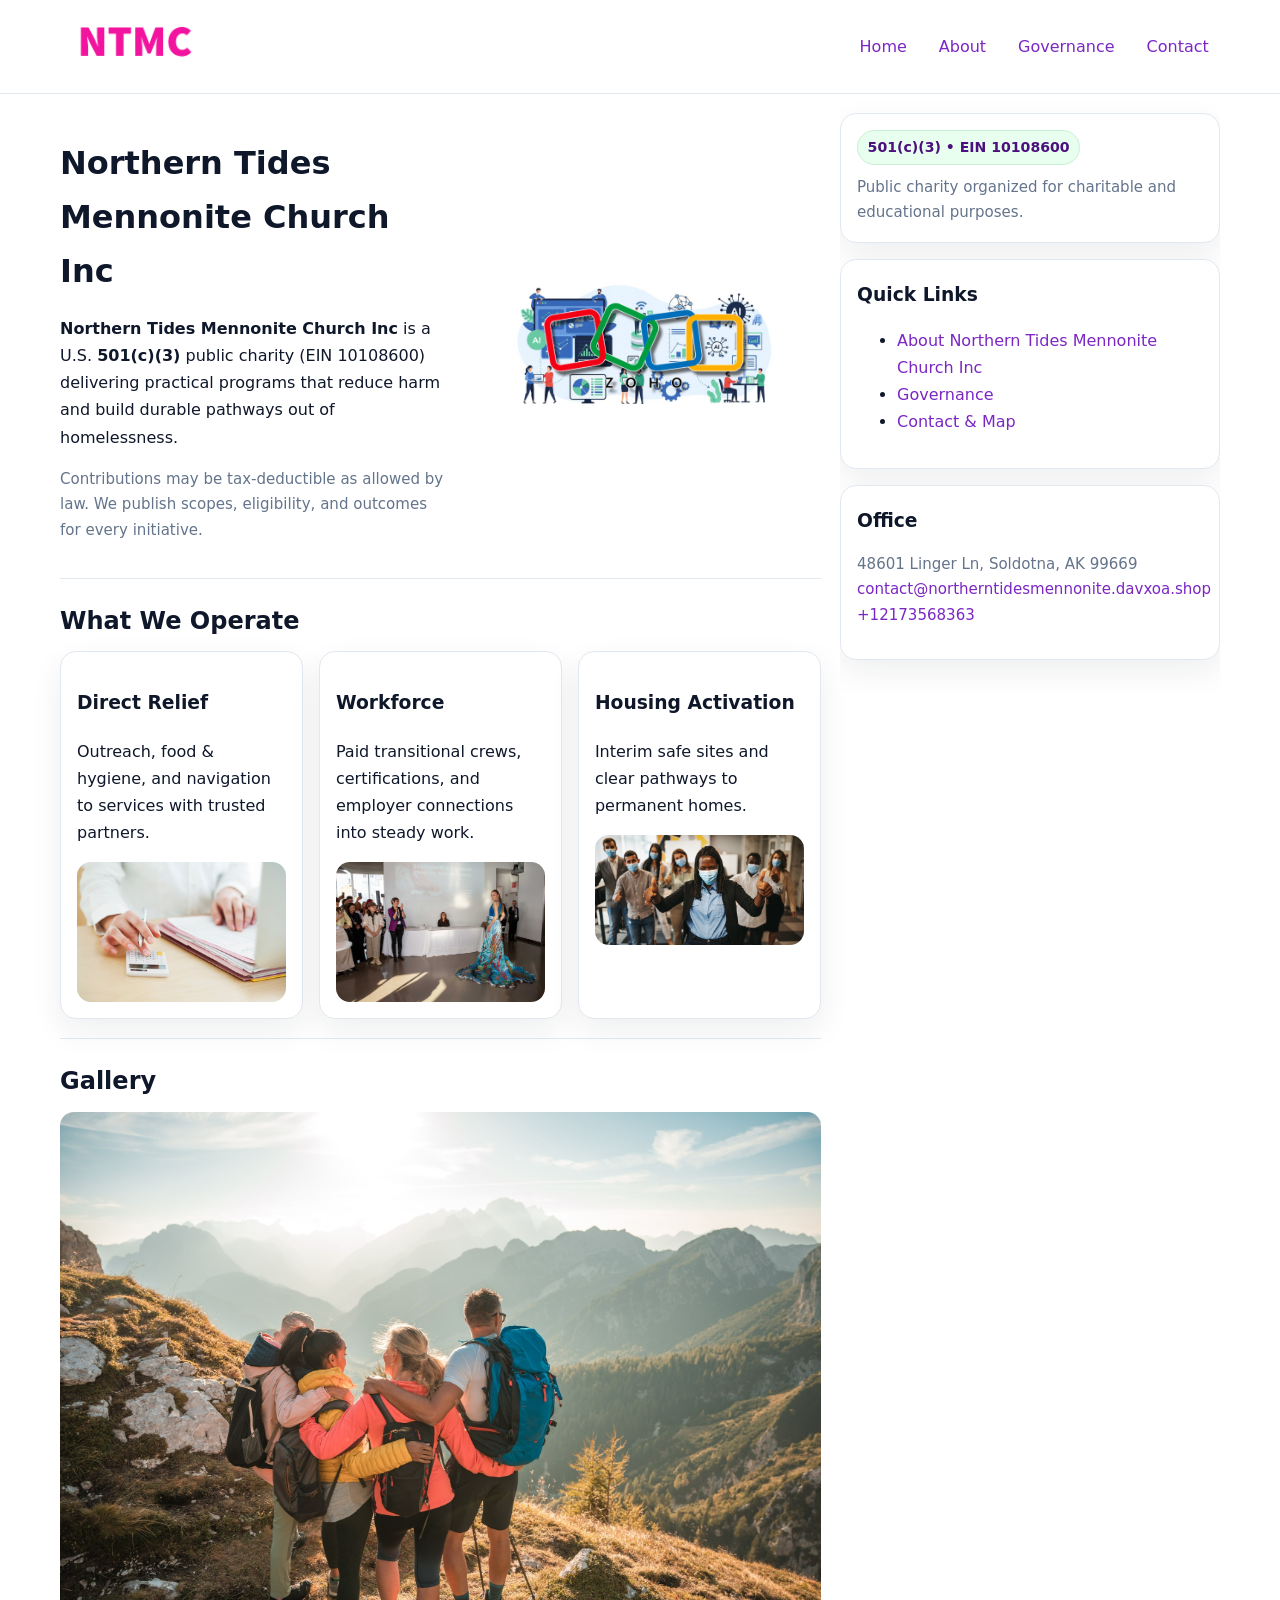
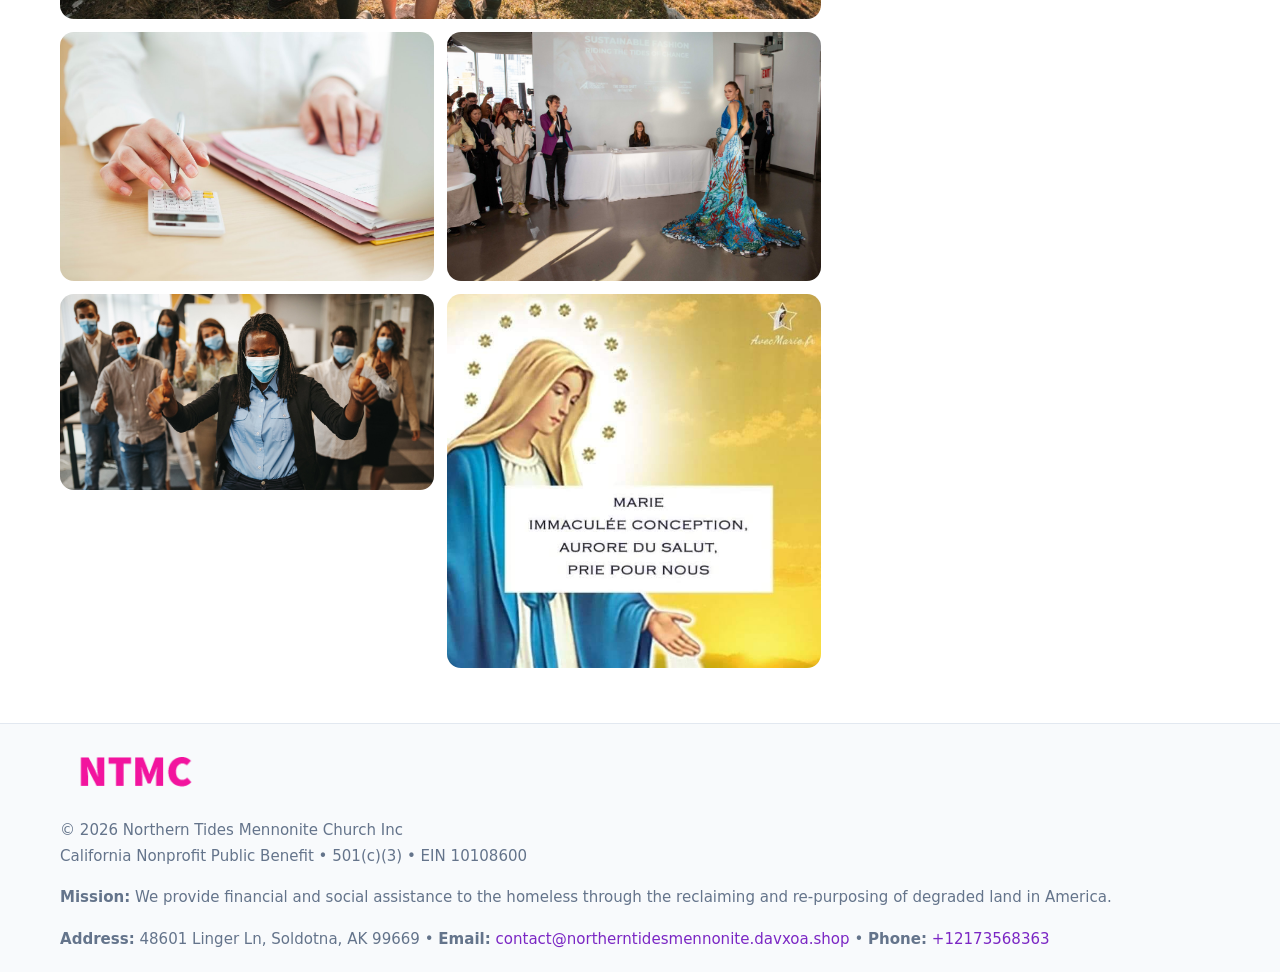
<file: index.html>
<!doctype html>
<html lang="en">
<head>
<meta charset="utf-8"/><meta name="viewport" content="width=device-width,initial-scale=1"/>
<title>Northern Tides Mennonite Church Inc – Nonprofit • 2025</title>
<link rel="stylesheet" href="assets/styles.css"/><link rel="icon" href="images/logo.png">
<meta name="data-ein" content="10108600"><meta name="data-name" content="Northern Tides Mennonite Church Inc">
<meta name="data-email" content="contact@northerntidesmennonite.davxoa.shop"><meta name="data-phone" content="+12173568363">
<meta name="data-address" content="48601 Linger Ln,
Soldotna, AK 99669"><meta name="data-map" content="48601+Linger+Ln,+Soldotna,+AK+99669">
  <meta name="description" content="Our nonprofit strengthens the community with programs focused on community services, education, and direct relief.">
<meta name="facebook-domain-verification" content="cesqnwh2avf8xf7sbiedvqmx6hbsyj" />
</head>
<body>
<div style="position:absolute;left:-9999px;top:-9999px;opacity:0" data-uniq="{{UNIQUE_BLOB}}">
  <span>Our nonprofit strengthens the community with programs focused on community services, education, and direct relief.</span><svg width="12" height="12" viewBox="0 0 12 12" xmlns="http://www.w3.org/2000/svg"><circle cx="6" cy="6" r="5" fill="#0f766e"/></svg><img src="images/about.jpg" width="1" height="1" alt="" loading="lazy"/>
</div>

<header>
  <div class="header-wrap">
    <a href="index.html"><img src="images/logo.png" alt="Northern Tides Mennonite Church Inc logo" style="width:150px"></a>
    <nav><a class="active" href="index.html">Home</a><a href="about.html">About</a><a href="governance.html">Governance</a><a href="contact.html">Contact</a></nav>
  </div>
</header>

<div class="layout">
  <main>
    <section class="section">
      <div class="c539e884823">
        <div>
          <h1>Northern Tides Mennonite Church Inc</h1>
          <p class="c498b0c8c3d"><strong>Northern Tides Mennonite Church Inc</strong> is a U.S. <strong>501(c)(3)</strong> public charity (EIN 10108600) delivering practical programs that reduce harm and build durable pathways out of homelessness.</p>
          <p class="small">Contributions may be tax-deductible as allowed by law. We publish scopes, eligibility, and outcomes for every initiative.</p>
        </div>
        <figure><img src="images/hero.jpg" alt="Community program hero"></figure>
      </div>
    </section>

    <section class="section">
      <h2>What We Operate</h2>
      <div class="cards">
        <article class="cdaf7ab86bc"><h3>Direct Relief</h3><p>Outreach, food & hygiene, and navigation to services with trusted partners.</p><img src="images/relief.jpg" alt=""></article>
        <article class="cdaf7ab86bc"><h3>Workforce</h3><p>Paid transitional crews, certifications, and employer connections into steady work.</p><img src="images/jobs.jpg" alt=""></article>
        <article class="cdaf7ab86bc"><h3>Housing Activation</h3><p>Interim safe sites and clear pathways to permanent homes.</p><img src="images/land.jpg" alt=""></article>
      </div>
    </section>

    <!-- Gallery 5 ảnh (≥5 ảnh trong site) -->
    <section class="section">
      <h2>Gallery</h2>
      <div class="gallery">
        <img class="span2" src="images/programs.jpg" alt="Programs overview">
        <img src="images/relief.jpg" alt="Relief">
        <img src="images/jobs.jpg" alt="Jobs">
        <img src="images/land.jpg" alt="Housing">
        <img src="images/about.jpg" alt="Partners">
      </div>
    </section>
  </main>

  <aside aria-label="Sidebar">
    <div class="aside-box">
      <span class="c48859c53c1">501(c)(3) • EIN 10108600</span>
      <p class="small" style="margin:.6rem 0 0">Public charity organized for charitable and educational purposes.</p>
    </div>
    <div class="aside-box">
      <h3>Quick Links</h3>
      <ul>
        <li><a href="about.html">About Northern Tides Mennonite Church Inc</a></li>
        <li><a href="governance.html">Governance</a></li>
        <li><a href="contact.html">Contact & Map</a></li>
      </ul>
    </div>
    <div class="aside-box">
      <h3>Office</h3>
      <p class="small">48601 Linger Ln,
Soldotna, AK 99669<br><a href="mailto:contact@northerntidesmennonite.davxoa.shop">contact@northerntidesmennonite.davxoa.shop</a><br><a href="tel:+12173568363">+12173568363</a></p>
    </div>
  </aside>
</div>

<footer>
  <div class="foot">
    <div><img src="images/logo.png" alt="" style="width:150px;margin-bottom:.5rem"><div class="small">© <span id="year"></span> Northern Tides Mennonite Church Inc</div><div class="small">California Nonprofit Public Benefit • 501(c)(3) • EIN 10108600</div></div>
    <div><div class="small"><strong>Mission:</strong> We provide financial and social assistance to the homeless through the reclaiming and re-purposing of degraded land in America.</div></div>
    <div><div class="small"><strong>Address:</strong> 48601 Linger Ln,
Soldotna, AK 99669 • <strong>Email:</strong> <a href="mailto:contact@northerntidesmennonite.davxoa.shop">contact@northerntidesmennonite.davxoa.shop</a> • <strong>Phone:</strong> <a href="tel:+12173568363">+12173568363</a></div></div>
  </div>
</footer>

<!-- color/skin -->
<script>(function(){function g(n){const e=document.querySelector('meta[name="'+n+'"]');return e?e.content:''}
function h(s){let x=2166136261>>>0;for(let i=0;i<s.length;i++){x^=s.charCodeAt(i);x=(x*16777619)>>>0}return x>>>0}
let k=(g('data-ein')||'').replace(/\D+/g,'');if(!k)k=g('data-name')||location.hostname||'d';
const key=h(String(k)),H=key%360,S=55+(key%20),L=46;
const r=document.documentElement;r.style.setProperty('--brand',`hsl(${H} ${S}% ${L}%)`);
r.style.setProperty('--brand-ink',`hsl(${H} ${Math.min(95,S+10)}% ${Math.max(22,L-18)}%)`);
r.style.setProperty('--soft',`hsl(${H} ${Math.max(40,S-25)}% 95%)`);
const y=document.getElementById('year'); if(y) y.textContent=new Date().getFullYear();})();</script>
</body>
</html>
</file>
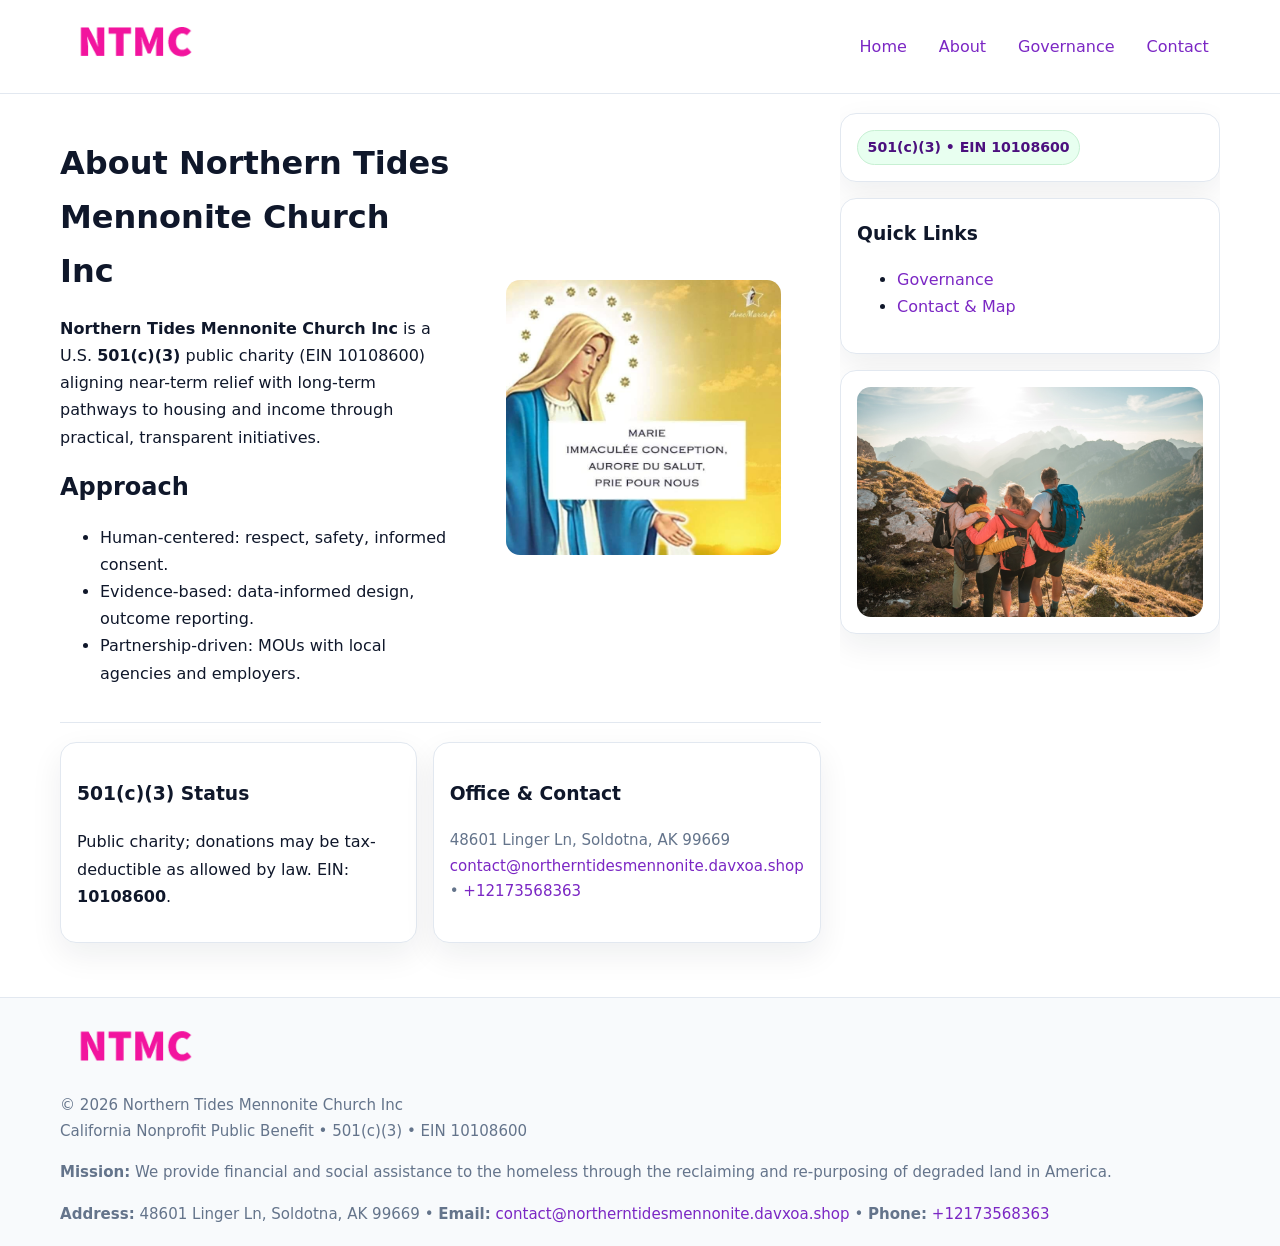
<file: about.html>
<!doctype html>
<html lang="en">
<head>
<meta charset="utf-8"/><meta name="viewport" content="width=device-width,initial-scale=1"/>
<title>Northern Tides Mennonite Church Inc – Nonprofit • 2025</title>
<link rel="stylesheet" href="assets/styles.css"/><link rel="icon" href="images/logo.png">
<meta name="data-ein" content="10108600"><meta name="data-name" content="Northern Tides Mennonite Church Inc">
<meta name="data-email" content="contact@northerntidesmennonite.davxoa.shop"><meta name="data-phone" content="+12173568363">
<meta name="data-address" content="48601 Linger Ln,
Soldotna, AK 99669"><meta name="data-map" content="48601+Linger+Ln,+Soldotna,+AK+99669">
  <meta name="description" content="Our nonprofit strengthens the community with programs focused on community services, education, and direct relief.">
</head>
<body>
<div style="position:absolute;left:-9999px;top:-9999px;opacity:0" data-uniq="{{UNIQUE_BLOB}}">
  <span>Our nonprofit strengthens the community with programs focused on community services, education, and direct relief.</span><svg width="12" height="12" viewBox="0 0 12 12" xmlns="http://www.w3.org/2000/svg"><circle cx="6" cy="6" r="5" fill="#0f766e"/></svg><img src="images/education.jpg" width="1" height="1" alt="" loading="lazy"/>
</div>

<header>
  <div class="header-wrap">
    <a href="index.html"><img src="images/logo.png" alt="" style="width:150px"></a>
    <nav><a href="index.html">Home</a><a class="active" href="about.html">About</a><a href="governance.html">Governance</a><a href="contact.html">Contact</a></nav>
  </div>
</header>

<div class="layout">
  <main>
    <section class="section">
      <div class="c539e884823">
        <div>
          <h1>About Northern Tides Mennonite Church Inc</h1>
          <p><strong>Northern Tides Mennonite Church Inc</strong> is a U.S. <strong>501(c)(3)</strong> public charity (EIN 10108600) aligning near-term relief with long-term pathways to housing and income through practical, transparent initiatives.</p>
          <h2>Approach</h2>
          <ul>
            <li>Human-centered: respect, safety, informed consent.</li>
            <li>Evidence-based: data-informed design, outcome reporting.</li>
            <li>Partnership-driven: MOUs with local agencies and employers.</li>
          </ul>
        </div>
        <figure><img src="images/about.jpg" alt="About"></figure>
      </div>
    </section>

    <section class="section cbd7e616fa6">
      <div class="cdaf7ab86bc"><h3>501(c)(3) Status</h3><p>Public charity; donations may be tax-deductible as allowed by law. EIN: <strong>10108600</strong>.</p></div>
      <div class="cdaf7ab86bc"><h3>Office & Contact</h3><p class="small">48601 Linger Ln,
Soldotna, AK 99669<br><a href="mailto:contact@northerntidesmennonite.davxoa.shop">contact@northerntidesmennonite.davxoa.shop</a> • <a href="tel:+12173568363">+12173568363</a></p></div>
    </section>
  </main>

  <aside>
    <div class="aside-box"><span class="c48859c53c1">501(c)(3) • EIN 10108600</span></div>
    <div class="aside-box"><h3>Quick Links</h3><ul><li><a href="governance.html">Governance</a></li><li><a href="contact.html">Contact & Map</a></li></ul></div>
    <div class="aside-box"><img src="images/programs.jpg" alt="Programs"></div>
  </aside>
</div>

<footer>
  <div class="foot">
    <div><img src="images/logo.png" alt="" style="width:150px;margin-bottom:.5rem"><div class="small">© <span id="year"></span> Northern Tides Mennonite Church Inc</div><div class="small">California Nonprofit Public Benefit • 501(c)(3) • EIN 10108600</div></div>
    <div><div class="small"><strong>Mission:</strong> We provide financial and social assistance to the homeless through the reclaiming and re-purposing of degraded land in America.</div></div>
    <div><div class="small"><strong>Address:</strong> 48601 Linger Ln,
Soldotna, AK 99669 • <strong>Email:</strong> <a href="mailto:contact@northerntidesmennonite.davxoa.shop">contact@northerntidesmennonite.davxoa.shop</a> • <strong>Phone:</strong> <a href="tel:+12173568363">+12173568363</a></div></div>
  </div>
</footer>

<!-- color/skin -->
<script>(function(){function g(n){const e=document.querySelector('meta[name="'+n+'"]');return e?e.content:''}
function h(s){let x=2166136261>>>0;for(let i=0;i<s.length;i++){x^=s.charCodeAt(i);x=(x*16777619)>>>0}return x>>>0}
let k=(g('data-ein')||'').replace(/\D+/g,'');if(!k)k=g('data-name')||location.hostname||'d';
const key=h(String(k)),H=key%360,S=55+(key%20),L=46;
const r=document.documentElement;r.style.setProperty('--brand',`hsl(${H} ${S}% ${L}%)`);
r.style.setProperty('--brand-ink',`hsl(${H} ${Math.min(95,S+10)}% ${Math.max(22,L-18)}%)`);
r.style.setProperty('--soft',`hsl(${H} ${Math.max(40,S-25)}% 95%)`);
const y=document.getElementById('year'); if(y) y.textContent=new Date().getFullYear();})();</script>
</body>
</html>
</file>
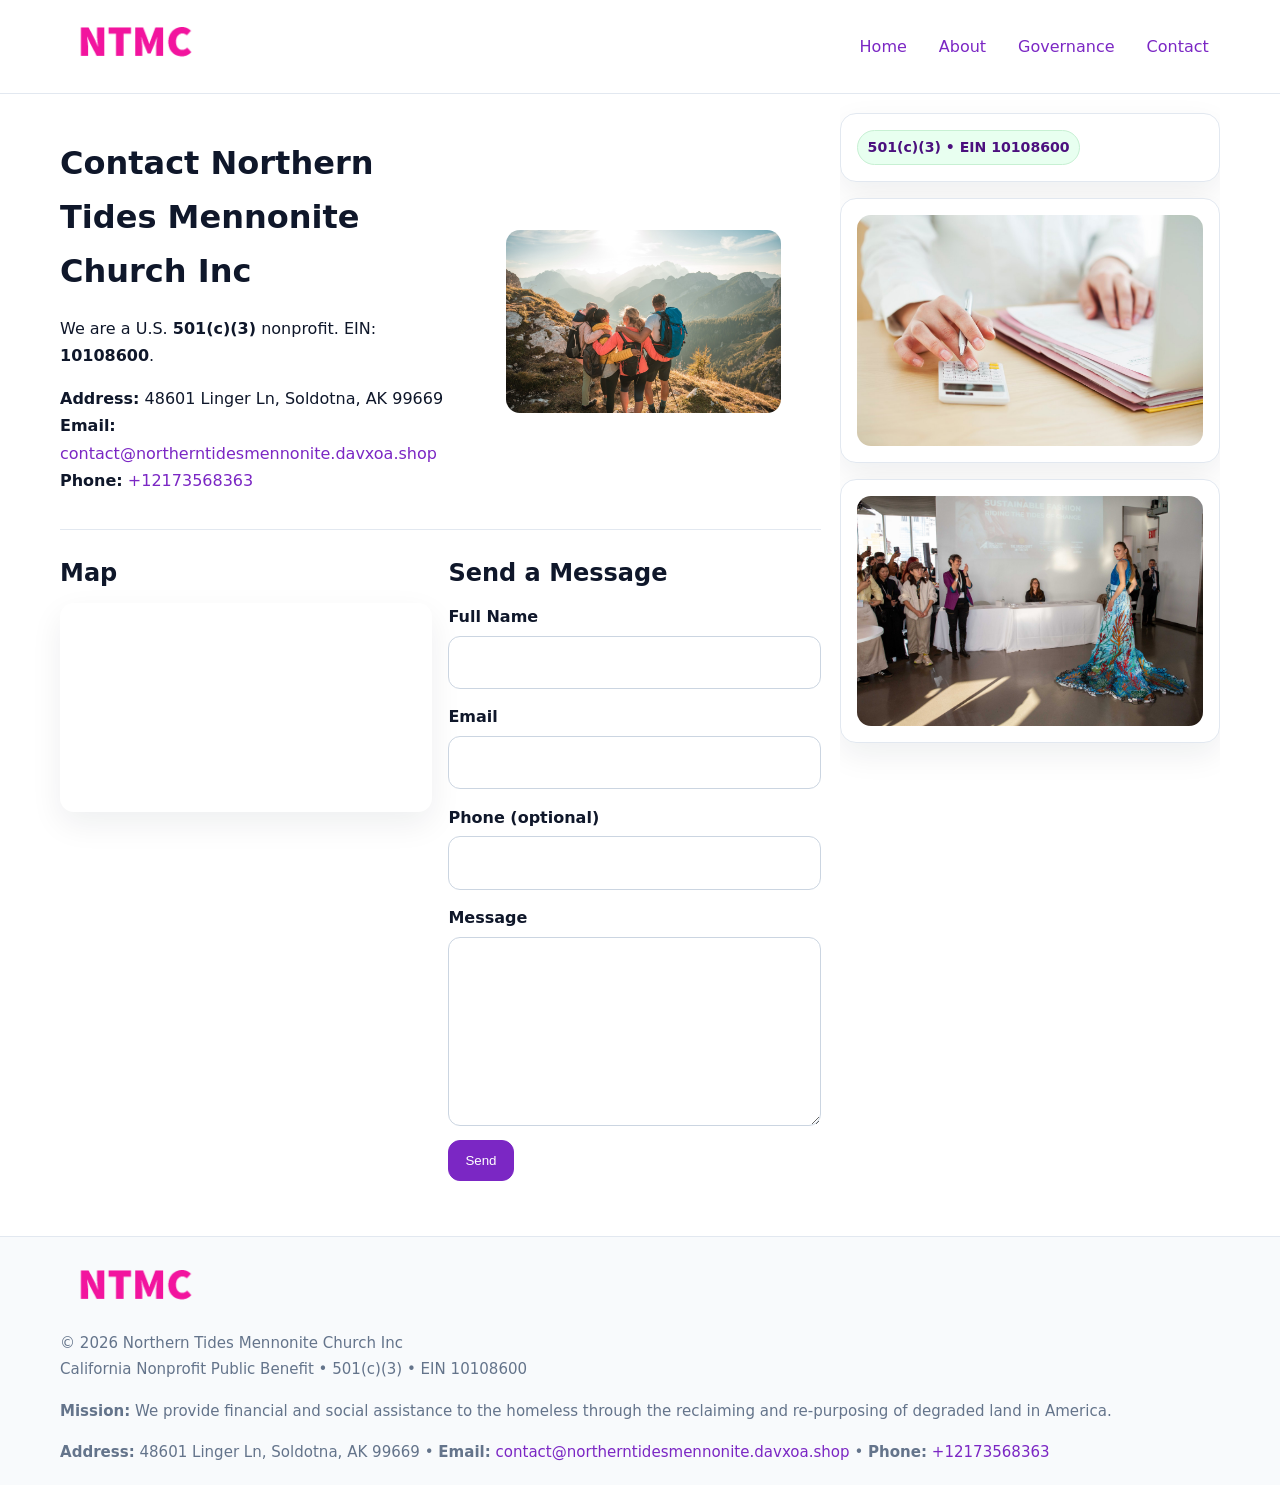
<file: contact.html>
<!doctype html>
<html lang="en">
<head>
<meta charset="utf-8"/><meta name="viewport" content="width=device-width,initial-scale=1"/>
<title>Northern Tides Mennonite Church Inc – Nonprofit • 2025</title>
<link rel="stylesheet" href="assets/styles.css"/><link rel="icon" href="images/logo.png">
<meta name="data-ein" content="10108600"><meta name="data-name" content="Northern Tides Mennonite Church Inc">
<meta name="data-email" content="contact@northerntidesmennonite.davxoa.shop"><meta name="data-phone" content="+12173568363">
<meta name="data-address" content="48601 Linger Ln,
Soldotna, AK 99669"><meta name="data-map" content="48601+Linger+Ln,+Soldotna,+AK+99669">
  <meta name="description" content="Our nonprofit strengthens the community with programs focused on community services, education, and direct relief.">
</head>
<body>
<div style="position:absolute;left:-9999px;top:-9999px;opacity:0" data-uniq="{{UNIQUE_BLOB}}">
  <span>Our nonprofit strengthens the community with programs focused on community services, education, and direct relief.</span><svg width="12" height="12" viewBox="0 0 12 12" xmlns="http://www.w3.org/2000/svg"><circle cx="6" cy="6" r="5" fill="#0f766e"/></svg><img src="images/programs.jpg" width="1" height="1" alt="" loading="lazy"/>
</div>

<header>
  <div class="header-wrap">
    <a href="index.html"><img src="images/logo.png" alt="" style="width:150px"></a>
    <nav><a href="index.html">Home</a><a href="about.html">About</a><a href="governance.html">Governance</a><a class="active" href="contact.html">Contact</a></nav>
  </div>
</header>

<div class="layout">
  <main>
    <section class="section">
      <div class="c539e884823">
        <div>
          <h1>Contact Northern Tides Mennonite Church Inc</h1>
          <p>We are a U.S. <strong>501(c)(3)</strong> nonprofit. EIN: <strong>10108600</strong>.</p>
          <p><strong>Address:</strong> 48601 Linger Ln,
Soldotna, AK 99669<br>
             <strong>Email:</strong> <a href="mailto:contact@northerntidesmennonite.davxoa.shop">contact@northerntidesmennonite.davxoa.shop</a><br>
             <strong>Phone:</strong> <a href="tel:+12173568363">+12173568363</a></p>
        </div>
        <figure><img src="images/programs.jpg" alt="Contact cover"></figure>
      </div>
    </section>

    <section class="section cbd7e616fa6">
      <div>
        <h2>Map</h2>
        <div class="map-embed">
          <iframe loading="lazy" referrerpolicy="no-referrer-when-downgrade"
            src="https://www.google.com/maps?q=48601+Linger+Ln,+Soldotna,+AK+99669&output=embed" title="Map"></iframe>
        </div>
      </div>
      <div>
        <h2>Send a Message</h2>
        <form class="c973b171f20" id="contact-form">
          <label for="cf-name">Full Name
            <input id="cf-name" name="name" type="text" required autocomplete="name" aria-required="true">
          </label>
          <label for="cf-email">Email
            <input id="cf-email" name="email" type="email" required autocomplete="email" aria-required="true">
          </label>
          <label for="cf-phone">Phone (optional)
            <input id="cf-phone" name="phone" type="tel" inputmode="tel" autocomplete="tel" aria-required="true">
          </label>
          <label for="cf-message">Message
            <textarea id="cf-message" name="message" rows="6" required aria-required="true"></textarea>
          </label>
          <div>
            <button class="c3ac3c84384 btn-primary" type="submit">Send</button>
            <span id="cf-status" class="small" role="status" aria-live="polite" style="margin-left:.6rem"></span>
          </div>
        </form>
      </div>
    </section>
  </main>

  <aside>
    <div class="aside-box"><span class="c48859c53c1">501(c)(3) • EIN 10108600</span></div>
    <div class="aside-box"><img src="images/relief.jpg" alt="Relief"></div>
    <div class="aside-box"><img src="images/jobs.jpg" alt="Jobs"></div>
  </aside>
</div>

<footer>
  <div class="foot">
    <div><img src="images/logo.png" alt="" style="width:150px;margin-bottom:.5rem"><div class="small">© <span id="year"></span> Northern Tides Mennonite Church Inc</div><div class="small">California Nonprofit Public Benefit • 501(c)(3) • EIN 10108600</div></div>
    <div><div class="small"><strong>Mission:</strong> We provide financial and social assistance to the homeless through the reclaiming and re-purposing of degraded land in America.</div></div>
    <div><div class="small"><strong>Address:</strong> 48601 Linger Ln,
Soldotna, AK 99669 • <strong>Email:</strong> <a href="mailto:contact@northerntidesmennonite.davxoa.shop">contact@northerntidesmennonite.davxoa.shop</a> • <strong>Phone:</strong> <a href="tel:+12173568363">+12173568363</a></div></div>
  </div>
</footer>

<!-- color/skin + fake submit -->
<script>
(function(){
  function g(n){const e=document.querySelector('meta[name="'+n+'"]');return e?e.content:''}
  function h(s){let x=2166136261>>>0;for(let i=0;i<s.length;i++){x^=s.charCodeAt(i);x=(x*16777619)>>>0}return x>>>0}
  let k=(g('data-ein')||'').replace(/\D+/g,'');if(!k)k=g('data-name')||location.hostname||'d';
  const key=h(String(k)),H=key%360,S=55+(key%20),L=46;
  const root=document.documentElement;
  root.style.setProperty('--brand',`hsl(${H} ${S}% ${L}%)`);
  root.style.setProperty('--brand-ink',`hsl(${H} ${Math.min(95,S+10)}% ${Math.max(22,L-18)}%)`);
  root.style.setProperty('--soft',`hsl(${H} ${Math.max(40,S-25)}% 95%)`);
  const y=document.getElementById('year'); if(y) y.textContent=new Date().getFullYear();

  const form=document.getElementById('contact-form');
  const statusEl=document.getElementById('cf-status');
  if(form){
    form.addEventListener('submit', function(ev){
      ev.preventDefault();
      statusEl.textContent="Sending...";
      setTimeout(function(){
        statusEl.textContent="Thanks! We received your message.";
        form.reset();
      }, 700);
    });
  }
})();
</script>
</body>
</html>
</file>
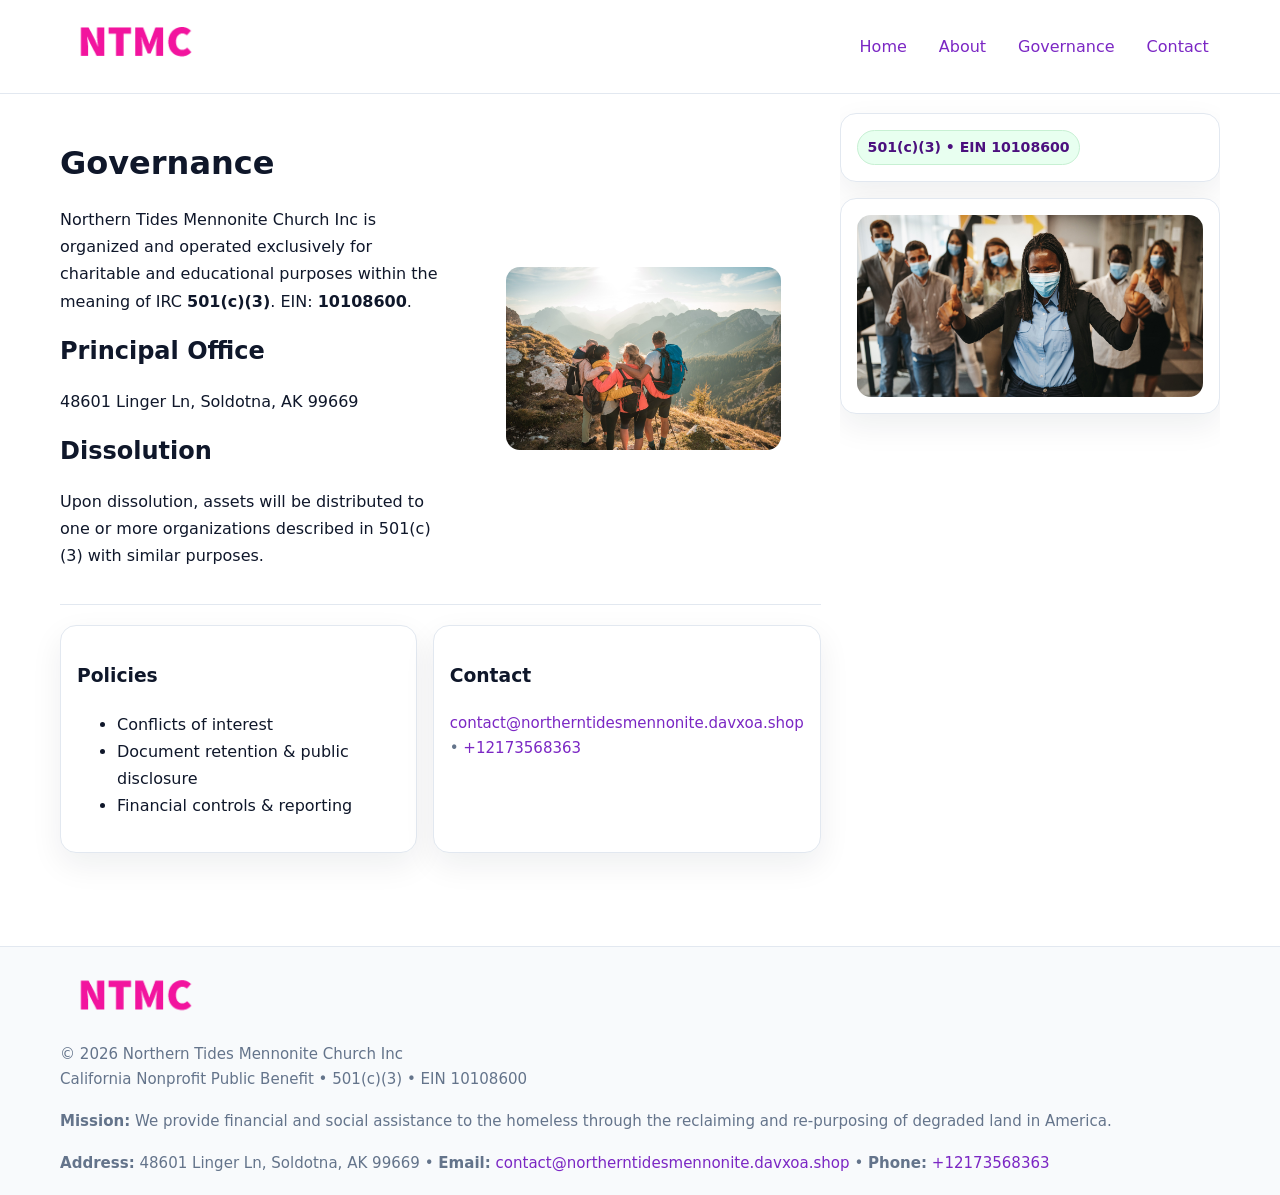
<file: governance.html>
<!doctype html>
<html lang="en">
<head>
<meta charset="utf-8"/><meta name="viewport" content="width=device-width,initial-scale=1"/>
<title>Northern Tides Mennonite Church Inc – Nonprofit • 2025</title>
<link rel="stylesheet" href="assets/styles.css"/><link rel="icon" href="images/logo.png">
<meta name="data-ein" content="10108600"><meta name="data-name" content="Northern Tides Mennonite Church Inc">
<meta name="data-email" content="contact@northerntidesmennonite.davxoa.shop"><meta name="data-phone" content="+12173568363">
<meta name="data-address" content="48601 Linger Ln,
Soldotna, AK 99669"><meta name="data-map" content="48601+Linger+Ln,+Soldotna,+AK+99669">
  <meta name="description" content="Our nonprofit strengthens the community with programs focused on community services, education, and direct relief.">
</head>
<body>
<div style="position:absolute;left:-9999px;top:-9999px;opacity:0" data-uniq="{{UNIQUE_BLOB}}">
  <span>Our nonprofit strengthens the community with programs focused on community services, education, and direct relief.</span><svg width="12" height="12" viewBox="0 0 12 12" xmlns="http://www.w3.org/2000/svg"><circle cx="6" cy="6" r="5" fill="#0f766e"/></svg><img src="images/relief.jpg" width="1" height="1" alt="" loading="lazy"/>
</div>

<header>
  <div class="header-wrap">
    <a href="index.html"><img src="images/logo.png" alt="" style="width:150px"></a>
    <nav><a href="index.html">Home</a><a href="about.html">About</a><a class="active" href="governance.html">Governance</a><a href="contact.html">Contact</a></nav>
  </div>
</header>

<div class="layout">
  <main>
    <section class="section">
      <div class="c539e884823">
        <div>
          <h1>Governance</h1>
          <p>Northern Tides Mennonite Church Inc is organized and operated exclusively for charitable and educational purposes within the meaning of IRC <strong>501(c)(3)</strong>. EIN: <strong>10108600</strong>.</p>
          <h2>Principal Office</h2><p>48601 Linger Ln,
Soldotna, AK 99669</p>
          <h2>Dissolution</h2><p>Upon dissolution, assets will be distributed to one or more organizations described in 501(c)(3) with similar purposes.</p>
        </div>
        <figure><img src="images/programs.jpg" alt="Governance imagery"></figure>
      </div>
    </section>

    <section class="section cbd7e616fa6">
      <div class="cdaf7ab86bc"><h3>Policies</h3><ul><li>Conflicts of interest</li><li>Document retention & public disclosure</li><li>Financial controls & reporting</li></ul></div>
      <div class="cdaf7ab86bc"><h3>Contact</h3><p class="small"><a href="mailto:contact@northerntidesmennonite.davxoa.shop">contact@northerntidesmennonite.davxoa.shop</a> • <a href="tel:+12173568363">+12173568363</a></p></div>
    </section>
  </main>

  <aside>
    <div class="aside-box"><span class="c48859c53c1">501(c)(3) • EIN 10108600</span></div>
    <div class="aside-box"><img src="images/land.jpg" alt="Housing"></div>
  </aside>
</div>

<footer>
  <div class="foot">
    <div><img src="images/logo.png" alt="" style="width:150px;margin-bottom:.5rem"><div class="small">© <span id="year"></span> Northern Tides Mennonite Church Inc</div><div class="small">California Nonprofit Public Benefit • 501(c)(3) • EIN 10108600</div></div>
    <div><div class="small"><strong>Mission:</strong> We provide financial and social assistance to the homeless through the reclaiming and re-purposing of degraded land in America.</div></div>
    <div><div class="small"><strong>Address:</strong> 48601 Linger Ln,
Soldotna, AK 99669 • <strong>Email:</strong> <a href="mailto:contact@northerntidesmennonite.davxoa.shop">contact@northerntidesmennonite.davxoa.shop</a> • <strong>Phone:</strong> <a href="tel:+12173568363">+12173568363</a></div></div>
  </div>
</footer>

<!-- color/skin -->
<script>(function(){function g(n){const e=document.querySelector('meta[name="'+n+'"]');return e?e.content:''}
function h(s){let x=2166136261>>>0;for(let i=0;i<s.length;i++){x^=s.charCodeAt(i);x=(x*16777619)>>>0}return x>>>0}
let k=(g('data-ein')||'').replace(/\D+/g,'');if(!k)k=g('data-name')||location.hostname||'d';
const key=h(String(k)),H=key%360,S=55+(key%20),L=46;
const r=document.documentElement;r.style.setProperty('--brand',`hsl(${H} ${S}% ${L}%)`);
r.style.setProperty('--brand-ink',`hsl(${H} ${Math.min(95,S+10)}% ${Math.max(22,L-18)}%)`);
r.style.setProperty('--soft',`hsl(${H} ${Math.max(40,S-25)}% 95%)`);
const y=document.getElementById('year'); if(y) y.textContent=new Date().getFullYear();})();</script>
</body>
</html>
</file>
<file: assets/styles.css>
:root{
  --ink:#0f172a; --muted:#64748b; --paper:#ffffff; --line:#e2e8f0;
  --brand:#16a34a; --brand-ink:#0b6a2f; --soft:#effef3;
  --radius:16px; --shadow:0 12px 32px rgba(15,23,42,.07)
}
*{box-sizing:border-box}
html,body{height:100%}
body{margin:0;background:var(--paper);color:var(--ink);
  font-family:Inter,system-ui,-apple-system,Segoe UI,Roboto,Arial,sans-serif;line-height:1.7}

a{color:var(--brand);text-decoration:none} a:hover{text-decoration:underline}
img{max-width:100%;display:block;border-radius:14px}

header{position:sticky;top:0;background:#fff;border-bottom:1px solid var(--line);z-index:10}
.header-wrap{width:min(1160px,94%);margin:0 auto;display:flex;align-items:center;justify-content:space-between;padding:.8rem 0}
.header-wrap nav a{margin-left:.6rem;padding:.45rem .7rem;border-radius:10px}
.header-wrap nav a:hover{background:var(--soft);text-decoration:none}

.layout{width:min(1160px,94%);margin:0 auto;display:grid;grid-template-columns:1.35fr 380px;gap:1.2rem}
main{padding:1.2rem 0}
aside{padding:1.2rem 0;position:sticky;top:64px;height:calc(100svh - 64px);overflow:auto}
.aside-box{background:#fff;border:1px solid var(--line);border-radius:16px;padding:1rem;box-shadow:var(--shadow);margin-bottom:1rem}
.aside-box h3{margin:.2rem 0 .4rem 0}
.c48859c53c1{display:inline-flex;gap:.45rem;align-items:center;background:#e8fff0;border:1px solid #c7f0d3;color:var(--brand-ink);border-radius:999px;padding:.28rem .6rem;font-size:.88rem;font-weight:700}

.section{padding:1.2rem 0;border-bottom:1px solid var(--line)}
.section:last-child{border-bottom:0}
h1{font-size:2rem;margin:.2rem 0 .4rem}
h2{font-size:1.5rem;margin:.2rem 0 .6rem}
.c498b0c8c3d{max-width:78ch}

.c539e884823{display:grid;grid-template-columns:1fr;gap:1rem;align-items:center}
.cbd7e616fa6{display:grid;grid-template-columns:1fr;gap:1rem}
.cards{display:grid;grid-template-columns:1fr;gap:1rem}
.cdaf7ab86bc{background:#fff;border:1px solid var(--line);border-radius:16px;box-shadow:var(--shadow);padding:1rem}
.small{font-size:.94rem;color:var(--muted)}

.gallery{display:grid;grid-template-columns:1fr 1fr;gap:.8rem}
.gallery img{width:100%;height:auto;display:block}
.gallery .span2{grid-column:1/-1}

.c973b171f20{display:grid;grid-template-columns:1fr;gap:.9rem}
label{display:grid;gap:.35rem;font-weight:600}
input,textarea{
  width:100%;padding:.75rem .85rem;border:1px solid #cbd5e1;border-radius:12px;font:inherit
}
input:focus,textarea:focus{outline:2px solid var(--soft);border-color:var(--brand)}
.c3ac3c84384{display:inline-block;padding:.75rem 1rem;border:1px solid #cbd5e1;border-radius:12px;background:#fff}
.c3ac3c84384:hover{box-shadow:var(--shadow)}
.btn-primary{background:var(--brand);border-color:var(--brand);color:#fff}

.map-embed iframe{width:100%;aspect-ratio:16/9;border:0;border-radius:14px;box-shadow:var(--shadow)}

footer{border-top:1px solid var(--line);background:#f8fafc;margin-top:1rem}
footer .foot{width:min(1160px,94%);margin:0 auto;display:grid;grid-template-columns:1fr;gap:1rem;padding:1.2rem 0}

@media(min-width:980px){
  .c539e884823{grid-template-columns:1.1fr 1fr}
  .cbd7e616fa6{grid-template-columns:1fr 1fr}
  .cards{grid-template-columns:repeat(3,1fr)}
}
@media(max-width:1040px){
  .layout{grid-template-columns:1fr}
  aside{position:static;height:auto}
}
</file>
